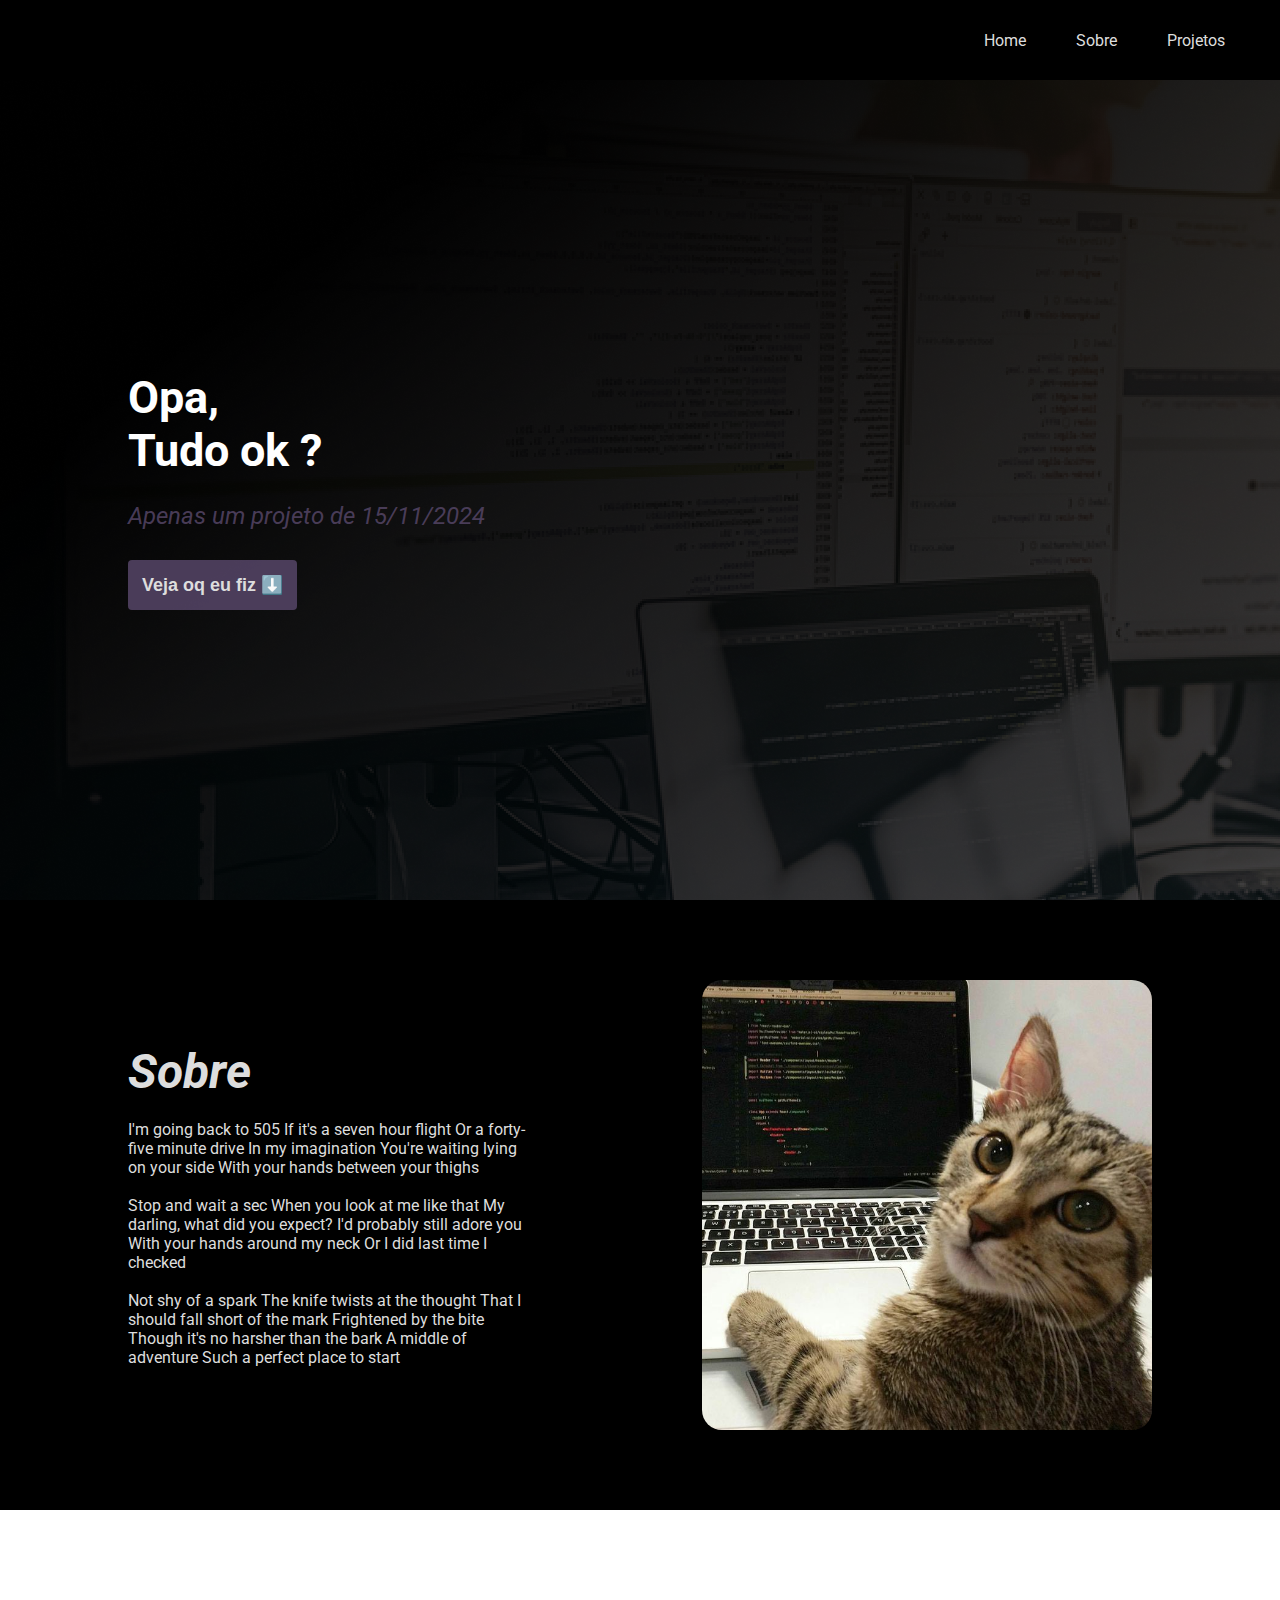
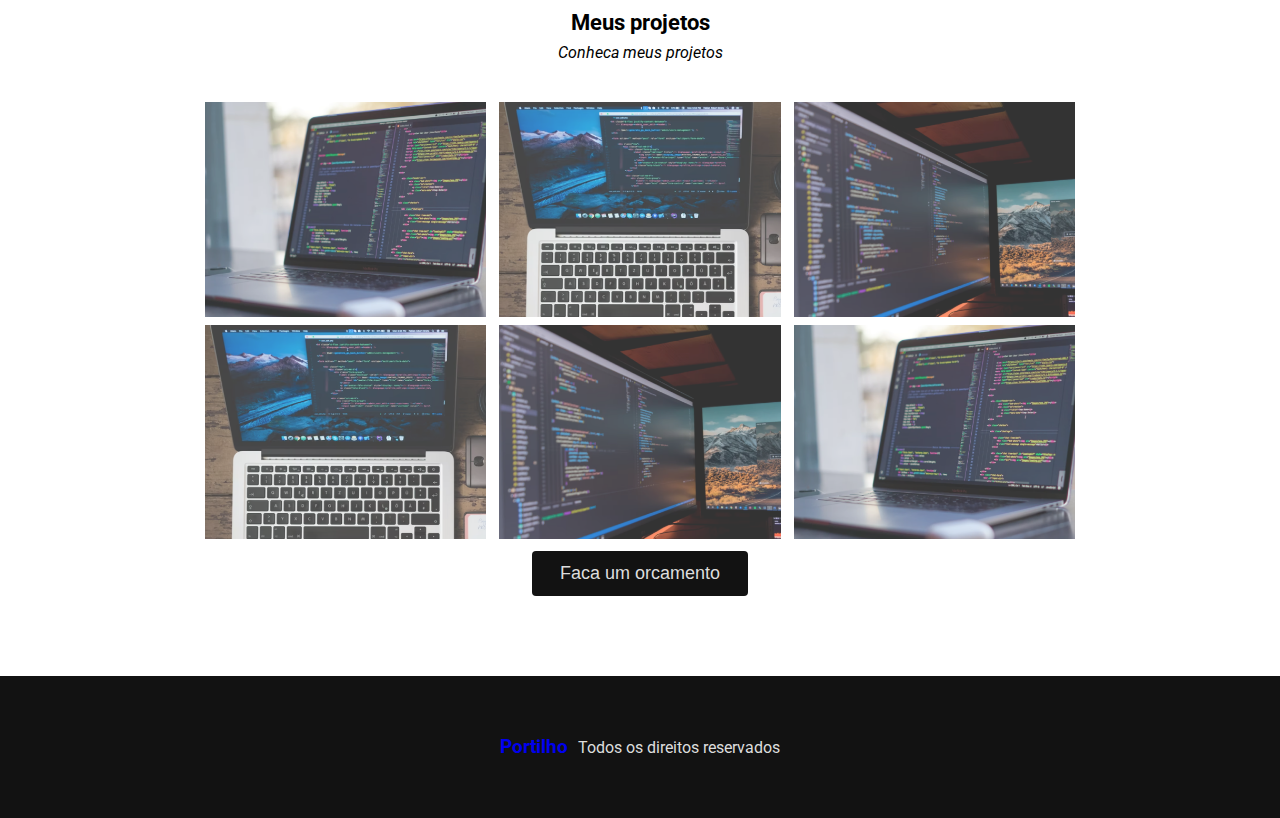
<file: Portifolio/Index.html>
<!DOCTYPE html>
<html lang="pt-br">
<head>
    <meta charset="UTF-8">
    <meta name="viewport" content="width=device-width, initial-scale=1.0">

    <link rel="preconnect" href="https://fonts.googleapis.com">
    <link rel="preconnect" href="https://fonts.gstatic.com" crossorigin>
    <link href="https://fonts.googleapis.com/css2?family=Roboto:wght@400;500;700&display=swap" rel="stylesheet">

    <link rel="stylesheet" href="style.css">

    <title>Portfolio</title>
    
</head>
<body>
    <!-- Inicio do HEADER -->
    <nav class="menu">
        <ul class="menu-list">
            <li>
                <a href="#Home">Home</a>
            </li>
            <li>
                <a href="#Sobre">Sobre</a>
            </li>
            <li>
                <a href="#Projetos">Projetos</a>
            </li>
        </ul>
    </nav>
    <!-- Fim do HEADER -->

    <!-- Inicio do Main -->
     <section id="Home" class="main">
        <div>
            <h1> Opa,<br>Tudo ok ?</h1>
            <p>Apenas um projeto de 15/11/2024</p>
            <a href="#Projetos">
             <button class="call-to-action">
                Veja oq eu fiz  ⬇️
            </button>
            </a>
        </div>
     </section>
     <!-- Fim do Main -->

     <!--Incio sobre -->

     <section id="Sobre" class="about">
        <div>
            <h2>Sobre</h2>

            <p>I'm going back to 505 If it's a seven hour flight Or a forty-five minute drive In my imagination You're waiting lying on your side With your hands between your thighs
                

            <br><br>

            Stop and wait a sec
            When you look at me like that
            My darling, what did you expect?
            I'd probably still adore you
            With your hands around my neck
            Or I did last time I checked

            <br><br>
            Not shy of a spark
            The knife twists at the thought
            That I should fall short of the mark
            Frightened by the bite
            Though it's no harsher than the bark
            A middle of adventure
            Such a perfect place to start

            </p>
        </div>
            <img src="images/Gato_programando.png" alt="Foto supostamente minha programando">
     </section>
     <!--Fim sobre -->

     <!--Iniciando projetos-->

     <section id="Projetos" class="projects">
        <h2>Meus projetos</h2>
        <p>Conheca meus projetos</p>

        <div class="projects-list">
            <img src="images/projeto1.png" alt="imagem 1">
            <img src="images/projeto2.png" alt="imagem 2">
            <img src="images/projeto3.png" alt="imagem 3" >
        </div>
        <div class="projects-list">
            <img src="images/projeto2.png" alt="imagem 2">
            <img src="images/projeto3.png" alt="imagem 3">
            <img src="images/projeto1.png" alt="imagem 1" >
        </div>

            <button class="action"> Faca um orcamento</button>
     </section>

     <!--Fim projetos -->

     <!--Inicio rodape-->
        <footer>
            <h3>
                <a href="#">Portilho</a>
            </h3>
            <p>Todos os direitos reservados</p>
        </footer>
     <!--Fim rodape-->
</body>
</html>
</file>
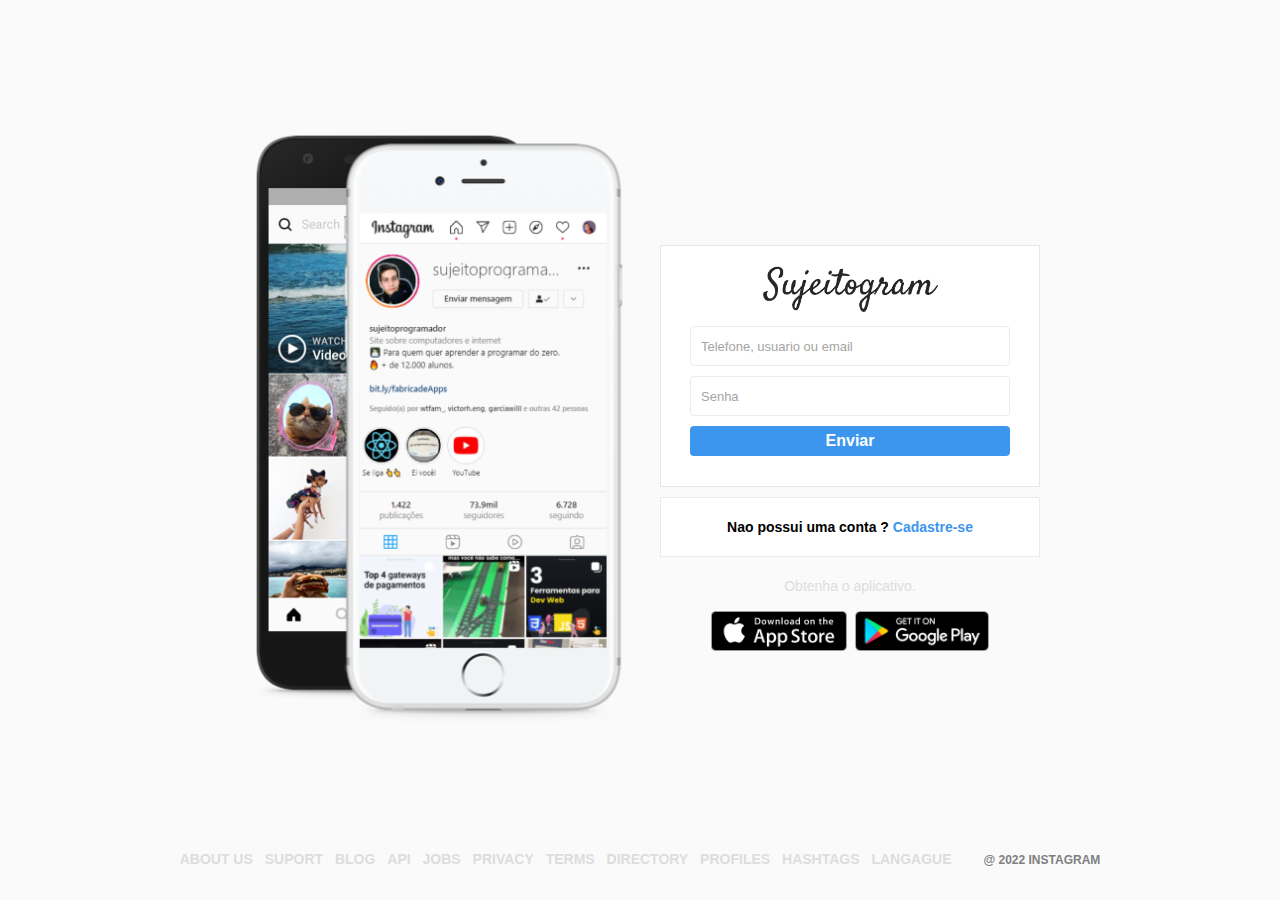
<file: Projetos do Curso/insta/index.html>
<!DOCTYPE html>
<html lang="pt-br">
<head>
  <meta charset="UTF-8">
  <meta http-equiv="X-UA-Compatible" content="IE=edge">
  <meta name="viewport" content="width=device-width, initial-scale=1.0">
  <link rel="stylesheet" href="style.css" />

  <title> InstaInstagram - Sua rede social</title>
</head>
<body>
  <div id="wrapper">

    <div id="container">
      <!-- Coluna da esquerda -->
      <div class="column left">
        <div class="main"></div>
      </div>
        <!-- Fim da coluna esquerda -->

        <!-- Coluna direita -->
      <div class="column right">

        <div class="login-panel">

          <div class="logo">
            <img class="logo-img" src="assets/logo.png" alt="Logo do Sujeitogram">
          </div>

          <form>
            <input placeholder="Telefone, usuario ou email" type="text" name="username" />
            <input placeholder="Senha" type="password" name="password" />

            <input type="submit" value="Enviar" />
          </form>

        </div>

        <div class="infobox">
          <p>Nao possui uma conta ? <a href="/signup.html">Cadastre-se</a> </p>
        </div>

        <div class="get-app-panel">
          Obtenha o aplicativo.
          <div class="app-buttons">
            <a href="#">
              <img src="assets/appstore.png" alt="Baixe na AppStore">
            </a>
            <a href="#">
              <img src="assets/googleplay.png" alt="Baixe na googleplay">
            </a>
          </div>

        </div>

      </div>
      <!-- Fim da coluna direita -->
    </div>
    <!-- Fim da are Container -->

    <!-- Rodape -->
     <footer>
      <div class="footer-inner">
        <a href="#">About us</a>
        <a href="#">Suport</a>
        <a href="#">Blog</a>
        <a href="#">API</a>
        <a href="#">Jobs</a>
        <a href="#">Privacy</a>
        <a href="#">Terms</a>
        <a href="#">Directory</a>
        <a href="#">Profiles</a>
        <a href="#">Hashtags</a>
        <a href="#">Langague</a>
        <div class="text-small">@ 2022 Instagram</div>
      </div>
     </footer>

  </div>
</body>
</html>
</file>
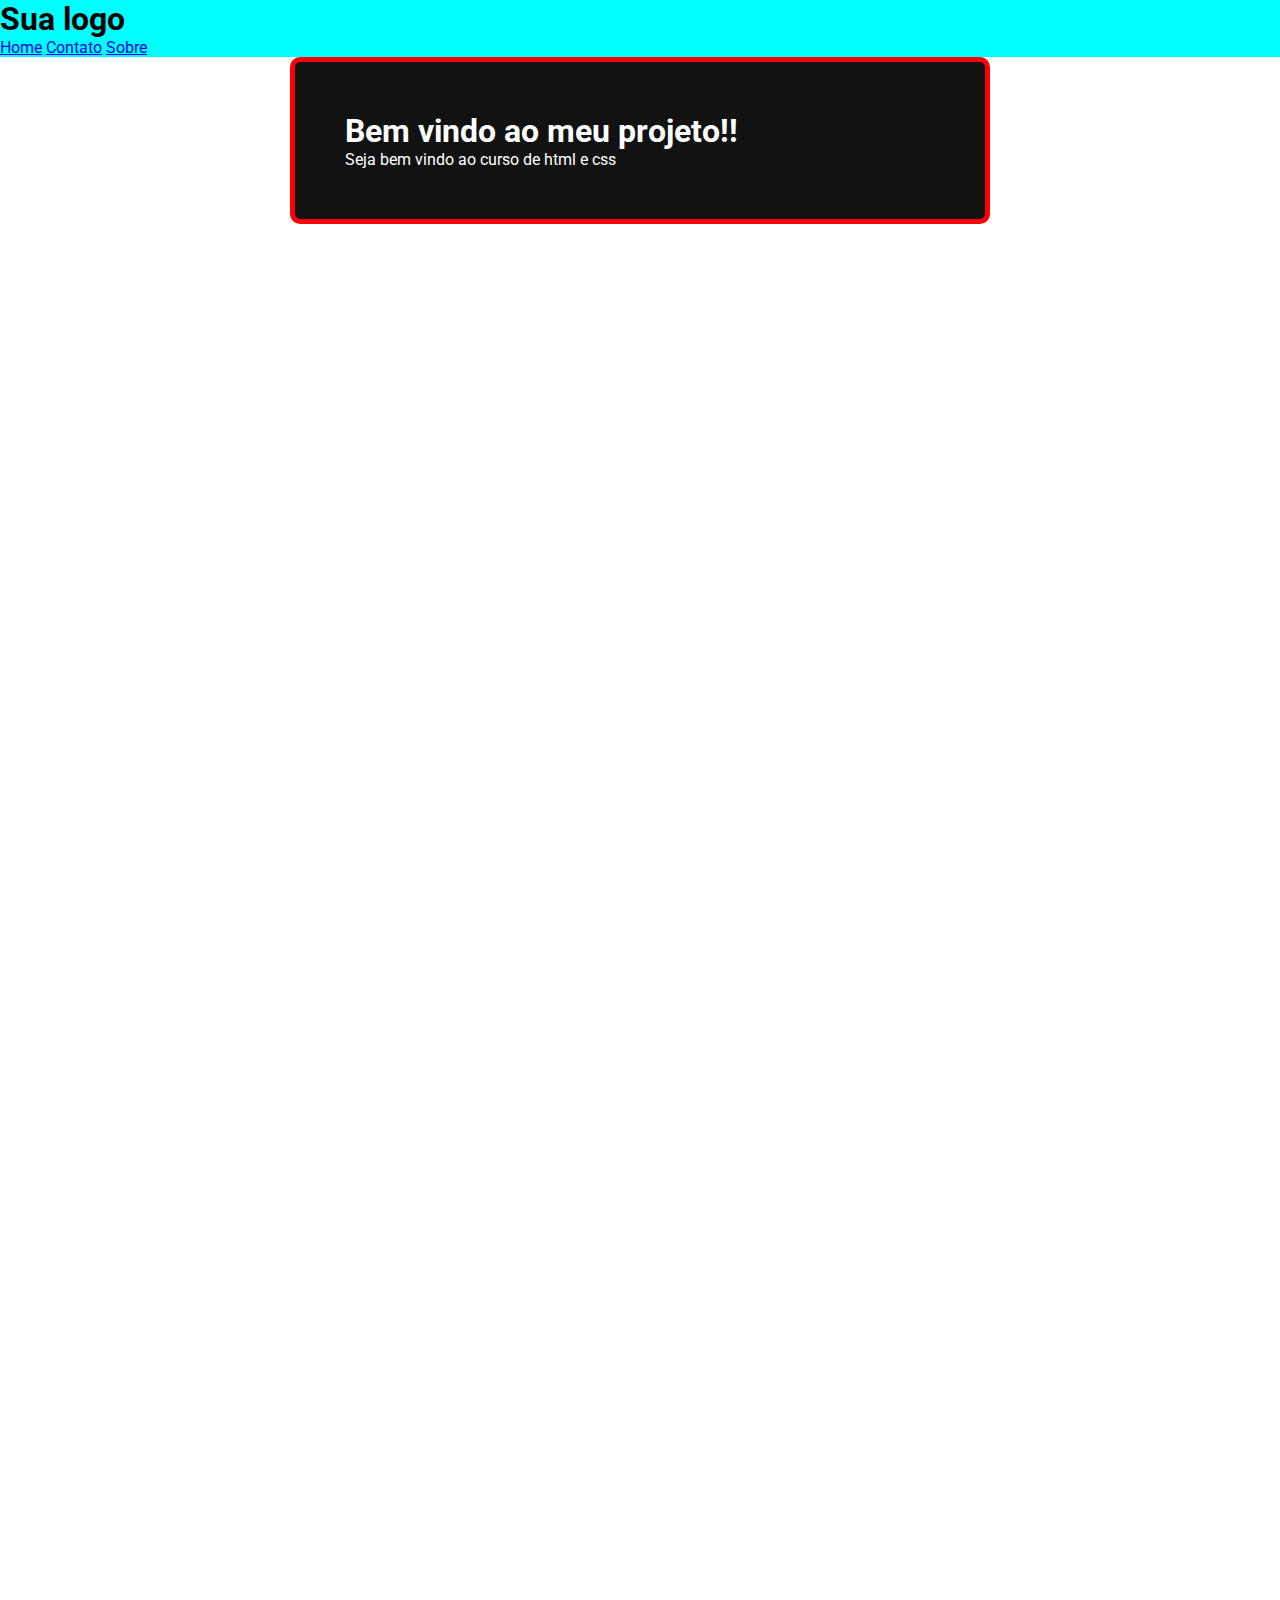
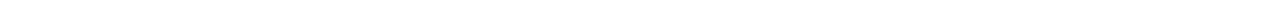
<file: Revisao/Positions/index.html>
<!DOCTYPE html>
<html lang="pt-br">
<head>
  <meta charset="UTF-8">
  <meta http-equiv="X-UA-Compatible" content="IE=edge">
  <meta name="viewport" content="width=device-width, initial-scale=1.0">

  <link rel="preconnect" href="https://fonts.googleapis.com">
  <link rel="preconnect" href="https://fonts.gstatic.com" crossorigin>
  <link href="https://fonts.googleapis.com/css2?family=Roboto:wght@400;500;700&display=swap" rel="stylesheet">

  <link rel="stylesheet" href="style.css" />
  <title>Meu primeiro site</title>
</head>
<body>

  <header>
    <h1>Sua logo</h1>

    <nav>
      <a href="#">Home</a>
      <a href="#">Contato</a>
      <a href="#">Sobre</a>
    </nav>
  </header>

  <div class="container">
    <h1>Bem vindo ao meu projeto!!</h1>
    <p>Seja bem vindo ao curso de html e css</p>
  </div>

</body>
</html>
</file>
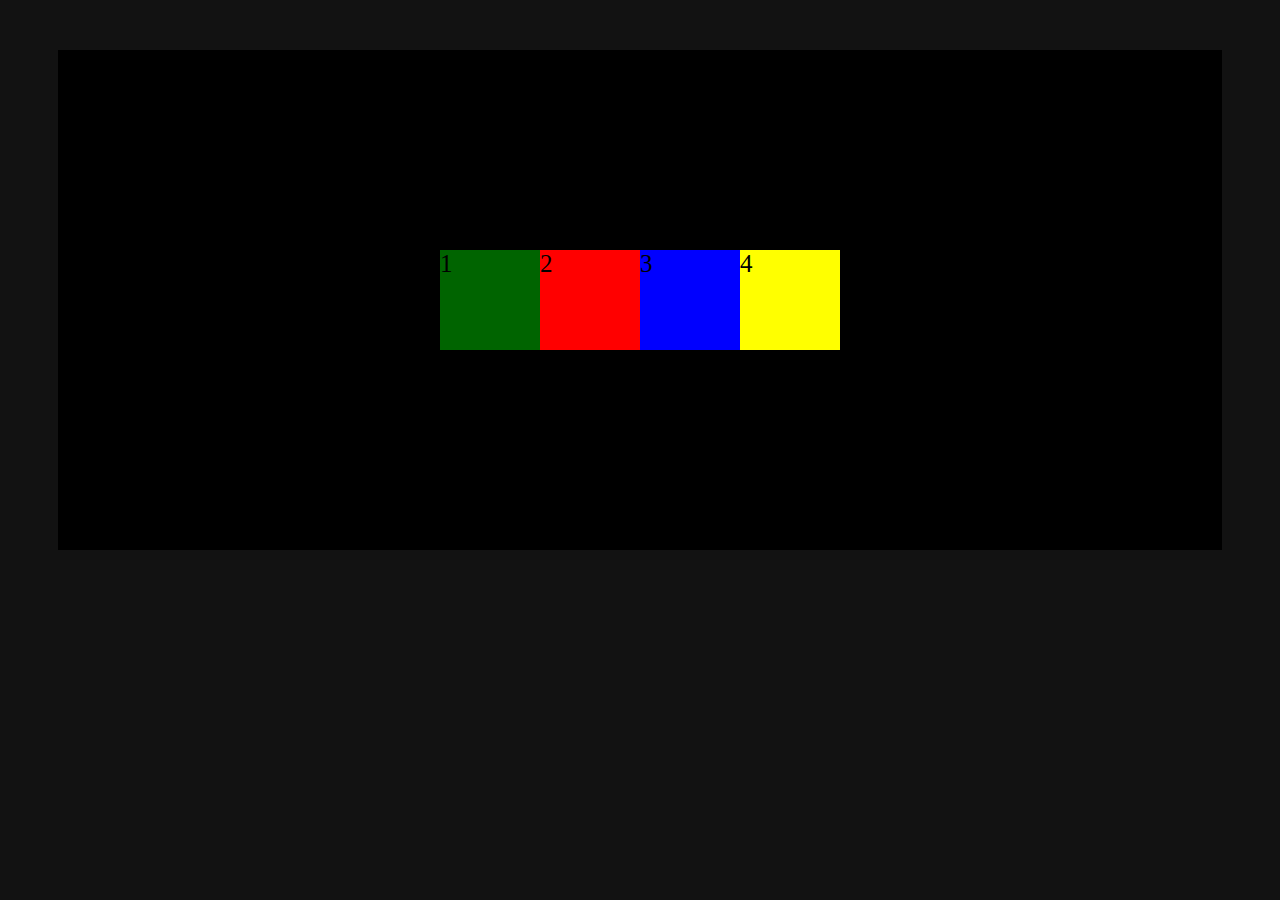
<file: Praticar/Flexbox.html>
<!DOCTYPE html>
<html lang="pt-br">
<head>
    <meta charset="UTF-8">
    <meta name="viewport" content="width=device-width, initial-scale=1.0">
    <title>Flexbox</title>
    <link rel="stylesheet" href="style.css">
</head>
<body>
    <div class="container">
        <div class="area item_01"> 1</div>

        <div class="area item_02"> 2</div>

        <div class="area item_03"> 3</div>

        <div class="area item_04"> 4</div>
    </div>
</body>
</html>
</file>
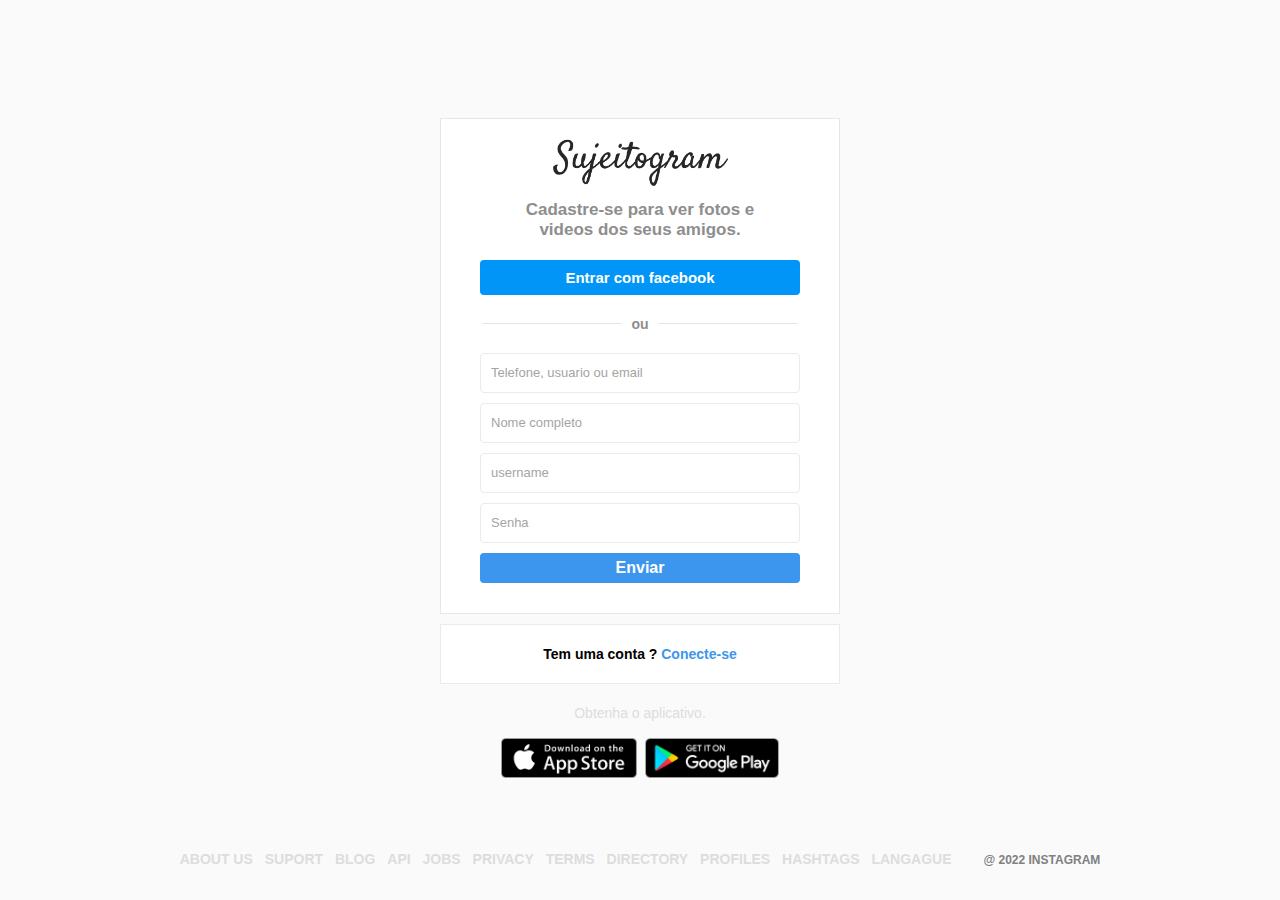
<file: Projetos do Curso/insta/signup.html>
<!DOCTYPE html>
<html lang="pt-br">
<head>
  <meta charset="UTF-8">
  <meta http-equiv="X-UA-Compatible" content="IE=edge">
  <meta name="viewport" content="width=device-width, initial-scale=1.0">
  <link rel="stylesheet" href="style.css" />

  <title> Faca seu cadastro - Sujeitogram</title>
</head>
<body>
  <div id="wrapper">

    <div id="container-signup">

        <!-- Coluna direita -->
      <div class="column">

        <div class="login-panel">

          <div class="logo">
            <img class="logo-img" src="assets/logo.png" alt="Logo do Sujeitogram">
          </div>

          <div class="message">
            <span>Cadastre-se para ver fotos e videos dos seus amigos.</span>
          </div>

          <button class="cta-button">
            Entrar com facebook
          </button>

          <div class="divisor-container">
            <div class="line"></div>
            <div class="divisor-tag">ou</div>
            <div class="line"></div>
          </div>

          <form>
            <input placeholder="Telefone, usuario ou email" type="text" name="email" />
            <input placeholder="Nome completo" type="text" name="name" />
            <input placeholder="username" type="text" name="username" />
            <input placeholder="Senha" type="password" name="password" />

            <input type="submit" value="Enviar" />
          </form>

        </div>

        <div class="infobox">
          <p>Tem uma conta ? <a href="/index.html">Conecte-se</a> </p>
        </div>

        <div class="get-app-panel">
          Obtenha o aplicativo.
          <div class="app-buttons">
            <a href="#">
              <img src="assets/appstore.png" alt="Baixe na AppStore">
            </a>
            <a href="#">
              <img src="assets/googleplay.png" alt="Baixe na googleplay">
            </a>
          </div>

        </div>

      </div>
      <!-- Fim da coluna direita -->
    </div>
    <!-- Fim da are Container -->

    <!-- Rodape -->
     <footer>
      <div class="footer-inner">
        <a href="#">About us</a>
        <a href="#">Suport</a>
        <a href="#">Blog</a>
        <a href="#">API</a>
        <a href="#">Jobs</a>
        <a href="#">Privacy</a>
        <a href="#">Terms</a>
        <a href="#">Directory</a>
        <a href="#">Profiles</a>
        <a href="#">Hashtags</a>
        <a href="#">Langague</a>
        <div class="text-small">@ 2022 Instagram</div>
      </div>
     </footer>

  </div>
</body>
</html>
</file>
<file: Portifolio/style.css>
*{
    margin: 0;
    padding: 0;
    outline: 0;
    box-sizing: border-box;
}

body{

    font-family: "Roboto", sans-serif;

}
html{
    scroll-behavior: smooth;
}

.menu{
    background-color: black;
    height: 80px;
    width: 100%;
    display: flex;
    justify-content: flex-end;
    position: sticky;
    top: 0;

}
.menu-list{
    display: flex;
    list-style: none;
    align-items: center;
    margin-right: 30px;
}
.menu-list a{
    text-decoration: none;
    padding: 25px;
    color: #DDD;
    
}
.menu-list a:hover{
    color: white ;
}

.main{
    width: 100%;
    background-color: black;
    height: calc(100vh - 80px);
    background-image: url(images/programador.png);
    display: flex;
    align-items: center;
    padding-left: 10%;
}
.main h1{
    color: #FFFFFF;
    font-size: 45px;
}
.main p{
    color: #574769d5;
    font-style: italic;
    font-size: 24px;
    margin-top: 25px;
    margin-bottom: 30px;
}

.call-to-action{
    cursor: pointer;
    background-color: #574769d5;
    color: #DDD;
    border: 0;
    padding: 14px;
    border-radius: 4px;
    font-size: 18px;
    font-weight: bold;
    transition: 0.9s ;
}
.call-to-action:hover{
    transform: scale(1.1);
}

.main a{
    text-decoration: none;
    color: #181818;
}

/* Incio About */

.about{
    background-color: #000000;
    color: #DDD;
    width: 100%;
    padding-left: 10%;
    padding-right: 10%;
    padding-top: 80px;
    padding-bottom: 80px;

    display: flex;
    align-items: center;
    justify-content: space-between;
}
.about div{
    max-width: 50%;
    padding-right: 10%;
}
.about img{
    max-width: 450px;
    border-radius: 20px;
}
.about div h2{
    font-size: 48px;
    margin-bottom: 20px;
    font-style: italic;
}

/* Fim do About */

/* Project */

.projects{
    width: 100% ;
    display: flex;
    flex-direction: column;
    align-items: center;
    justify-content: center;
    padding-top: 80px;
    padding-bottom: 80px;

}

.projects h2{
    font-size: 22px;
    margin-top: 20px;
    margin-bottom: 8px;
}

.projects p{
    margin-bottom: 40px;
    font-style: italic;
}

.projects-list{
    width: 100%;
    margin-bottom: 8px;
    display: flex;
    justify-content: center;
    align-items: center;
}

.projects img{
    width: 22%;
    margin-left: 0.5%;
    margin-right: 0.5%;
    opacity: 0.8;
    transition: 1.9s;
}

.projects img:hover{
    opacity: 1;
}

.action{
    background: #121212;
    border: 0;
    padding: 12px 28px;
    border-radius: 4px;
    font-size: 18px;
    margin-top: 4px;
    color: #DDD;
    cursor: pointer;
}
/* Fim projects */

/* Start Footer */
footer{
    width: 100%;
    background-color: #121212;
    padding: 60px 0;
    display: flex;
    justify-content: center;
    align-items: center;
    color: #DDD;
}
footer a{
    text-decoration: none;
}
footer h3 {
    margin-right: 10px;
}


/*End Footer*/

/* Start media queries (Responsividade) */

@media (max-width: 1050px) {
    .about{
        flex-direction: column;
        padding-top: 80px;
        padding-left: 0;
        padding-right: 0;
        padding-bottom: 0;
    }
    .about div{
        max-width: 80%;
    }
    
    .about img{
        width: 80%;
        margin-top: 30px;
        margin-bottom: 30px;
    }

    /* Projects */

    .projects img {
        width: 27.5%;
    }
}

/* End media queries*/
</file>
<file: Projetos do Curso/insta/style.css>
*{
  box-sizing: border-box;
  margin: 0;
  padding: 0;
}

a{
  text-decoration: none;
  color: #3c96ed ;
}

body{
  --background: #FAFAFA;
  --white: #FFFFFF;

  background: var(--background);
  height: 100%;
  width: 100%;
  font-family: Arial, Helvetica, sans-serif;
  color: #ddd;
  font-size: 14px;
  line-height: 18px;
}
#wrapper{
  height: 100vh;
}

#container{
  margin: 0 auto;
  min-height: 100%;
  width: 800px;
  display: flex;
  align-items: center;
}
.column{
  flex-grow: 1;
  width: 50%;
}

.left{
  background-image: url("./assets/main-foto.png");
  background-size: 450px;
  background-repeat: no-repeat;
  background-position: center;
  height: 600px;
  margin-bottom: 50px;
}
.right{
  padding-left: 20px;
}

.login-panel{
  background-color: #fff;
  border: 1px solid #e6e6e6;
  text-align: center;
  padding: 20px 0;
}

.logo-img{
  width: 175px;
}

form{
  display: flex;
  flex-direction: column;
  align-items: center;
  justify-content: center;
}
input[type="password"], input[type="text"]{
  background-color: #FFFFFF;
  border: 1px solid rgb(236, 234, 234);
  height: 40px;
  border-radius: 4px;
  margin-top: 10px;
  padding: 10px;
  font-size: 13px;
  width: 320px;
  color: #000000;
}

input[type="password"]::placeholder, input[type="text"]::placeholder{
  color: rgb(165, 164, 164);
}

input[type="password"]:focus,input[type="text"]:focus{
  outline: 0;
  border: 1px solid #a1a1a1;
}

input[type="submit"]{
  width: 320px;
  margin-top: 10px;
  height: 30px;
  border: 0;
  background-color: #3c96ed;
  border-radius: 4px;
  color: #FFFFFF;
  font-size: 16px;
  font-weight: bold;
  margin-bottom: 10px;
  cursor: pointer;

}

.infobox{
  background-color: #FFF;
  height: 60px;
  border: 1px solid rgb(236, 234, 234);
  margin: 10px auto 0 ;
  color: #000000;
  display: flex;
  justify-content: center;
  align-items: center;

}

.infobox p, a{
  font-weight: bold;
  user-select: none;
}

.get-app-panel{
  margin-top: 20px;
  text-align: center;
}

.app-buttons{
  margin-top: 16px;
}

.app-buttons img{
  height: 40px;
  padding: 0 2px;
}

footer{
  text-align: center;
  height: 50px;
  margin-top: -50px;
}

footer a{
  color: #ddd;;
  text-transform: uppercase;
  font-weight: bold;
  margin-right: 8px;

}

.text-small{
  font-size: 12px;
  font-weight: bold;
  color: gray;
  text-transform: uppercase;
  padding-left: 20px;
  display: inline-block;
}

/* Pagina Signup */

#container-signup{
  margin: 0 auto;
  min-height: 100%;
  max-width: 400px;
  display: flex;
  align-items: center;
}

.message{
  margin: 10px 70px;

}

.message span{
  text-align: center;
  font-size: 17px ;
  font-weight: bold;
  line-height: 20px;
  color: #8e8e8e;
}

.cta-button{
  width: 320px;
  margin: 10px 0;
  height: 35px;
  background-color: #0095f6;
  color: #FFFFFF;
  border: 0 ;
  border-radius:  4px;
  font-size: 15px;
  cursor: pointer;
  font-weight: bold;
} 

.divisor-container{
  display: flex;
  justify-content: center;
  align-items: center;
  margin: 10px 0;
}

.line{
  height: 1px;
  background-color: #e6e6e6;
  width: 35%;
}

.divisor-tag{
  font-weight: bold;
  margin: 0 2.5%;
  color: #8e8e8e;
  user-select: none;
}
/* Fim da pagina SIGNUP */


/* RESPONSIVIDADE */
@media (max-widht: 850px){
  .left{
    display: none;
  }

  #container{
    width: 70%;
  }

  .right{
    padding-left: 0;
  }

}

@media (max-width: 560px) {
  #container{
    width: 90%;
  }

  #container-signup{
    width: 90%;
  }

  input[type="password"], input[type="text"], input[type="submit"]{
    width: 80%;

  }

  .cta-button{
    width: 85%;
  }

  .message{
    margin: 10px 25px;
  }
}
</file>
<file: Revisao/Positions/style.css>
*{
  box-sizing: border-box;
  margin: 0;
  padding: 0;
  outline: 0;
}

body{
  font-family: 'Roboto', sans-serif; 
  height: 180vh;
}

.container{
  background-color: #121212;
  width: 700px;
  color: #FFFFFF;
  margin: auto;
  padding: 50px;
  border: 5px solid red;
  border-radius: 10px;
  position: static;
}

header{
  background-color: cyan;
  width: 100%;

  position: sticky;
  top:0;
}
</file>
<file: Praticar/style.css>
body{
    background-color: #121212;
}

.container{
    background-color: black;
    height: 500px;
    margin: 50px;

    /* Ativando o Flexbox */

    
    display: flex;
    flex-direction: row; 
    /* justify-content: space-around; */

    align-items: center;  
    justify-content: center;

    /*
     Align-items = Eixo X
     Justify-content = Eixo Y
     Dependendo se esta em Row ou Culunm eles invertem o seu valor
    */

    /* 
        space-around: ítens distribuídos igualmente com o mesmo espaçamento entre cada linha.
        space-evenly: ítens distribuídos igualmente com o mesmo espaçamento entre eles.
        center: distribui os items no centro
        flex-end joga eles pro final da linha 
    */
}

.area{
    height: 100px;
    width: 100px; 
    font-size: 25px;

    /* flex-basis: 400px; */
    /* flex: 1 ; */
}

.item_01{

    background-color: darkgreen;
    align-self: center;

    /* order: 2; */
    /* flex-shrink: 1; */
    /* flex: 1; */
}
.item_02{
    background-color: red;

    /* order: 1; */
    /* flex-shrink: 1; */
    /* flex: 1; */
}
.item_03{
    background-color: blue;

    /* order: 3; *
    /* flex-shrink: 2; */
    /* Esse elemento vai reduzir duas vezes mais doq os elementos com  1  */
    /* flex: 1; */
}
.item_04{
    background-color: yellow;
}
</file>
